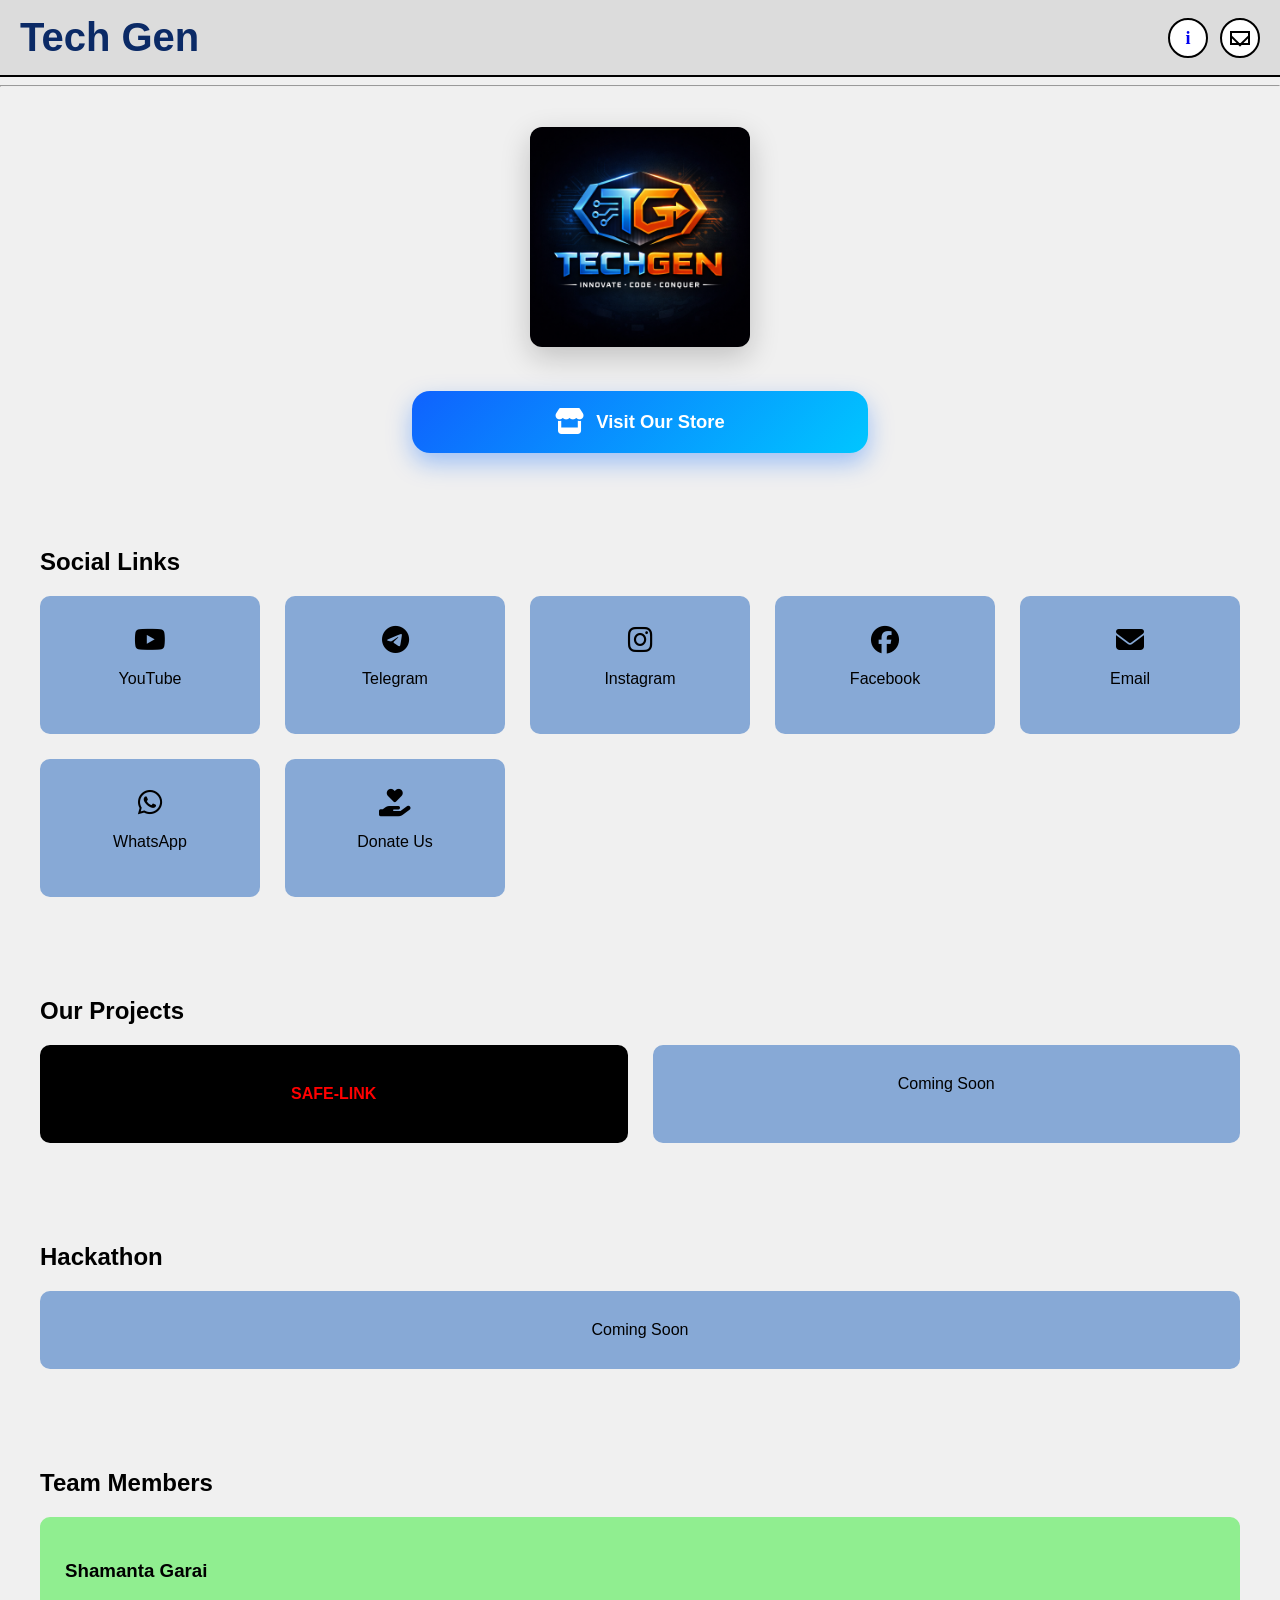
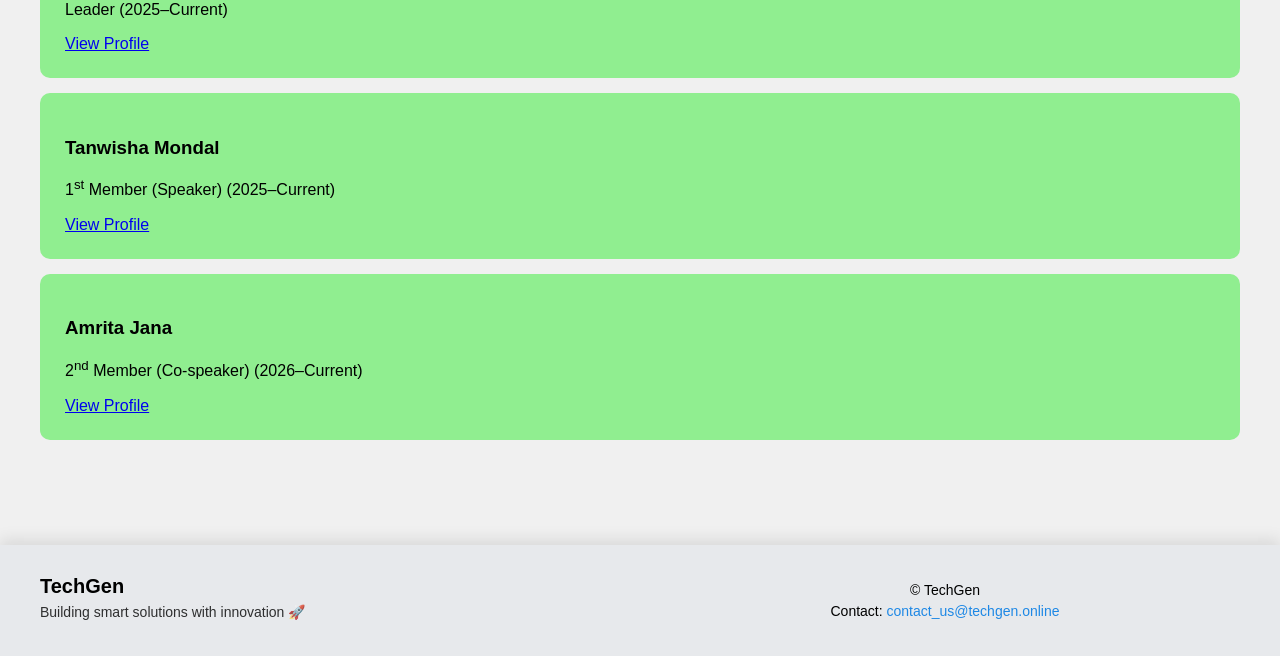
<file: index.html>
<!DOCTYPE html>
<html lang="en">
<head>
<meta charset="UTF-8">
<meta name="viewport" content="width=device-width, initial-scale=1.0">
<title>Tech Gen</title>

<link rel="stylesheet" href="style.css">

<!-- Font Awesome -->
<link rel="stylesheet"
href="https://cdnjs.cloudflare.com/ajax/libs/font-awesome/6.5.0/css/all.min.css">
</head>

<body>

<!-- HEADER -->
<header class="header">
  

    <h1 class="logo-text">Tech Gen</h1>

    <div class="header-actions">
        <a href="/about.html" class="icon-btn about-btn" title="About"></a>
        <a href="/contact.html" class="icon-btn contact-btn" title="Contact"></a>
    </div>

</header>
</header>

<hr>

<!-- LOGO -->
<section class="logo-section">
    <img src="logo.png" alt="Tech Gen Logo">
</section>

<!-- STORE BUTTON -->
<section class="store-section">
    <a href="/store/" class="store-btn">
        <i class="fas fa-store"></i>
        Visit Our Store
        <span class="shine"></span>
    </a>
</section>

<!-- SOCIAL LINKS BLOCK -->
<section class="social-block">
    <h2>Social Links</h2>

    <div class="block-grid">

        <a href="https://youtube.com/@degree2code?si=CdZzpbszdMazziYV" target="_blank" class="block-card">
            <i class="fab fa-youtube"></i>
            <p>YouTube</p>
        </a>

        <a href="https://t.me/degree2code" target="_blank" class="block-card">
            <i class="fab fa-telegram"></i>
            <p>Telegram</p>
        </a>

        <!-- Add Instagram Link Here -->
        <a href="#" class="block-card">
            <i class="fab fa-instagram"></i>
            <p>Instagram</p>
        </a>

        <!-- Add Facebook Link Here -->
        <a href="#" class="block-card">
            <i class="fab fa-facebook"></i>
            <p>Facebook</p>
        </a>

        <a href="mailto:tech.gen.2005@gmail.com" class="block-card">
            <i class="fas fa-envelope"></i>
            <p>Email</p>
        </a>

        <!-- Add WhatsApp Link Here -->
        <a href="#" class="block-card">
            <i class="fab fa-whatsapp"></i>
            <p>WhatsApp</p>
        </a>
        <!-- Donate Button -->
<a href="https://cfpe.me/techgen" target="_blank" class="block-card">
    <i class="fas fa-hand-holding-heart"></i>
    <p>Donate Us</p>
</a>
    </div>
</section>

<!-- PROJECTS -->
<section class="projects">
    <h2>Our Projects</h2>

    <div class="block-grid">

        <div class="safe-link" onclick="openSafeLink()">
            SAFE-LINK
        </div>

        <div class="block-card">Coming Soon</div>
      <!--  
      <div class="block-card">Coming Soon</div>
        <div class="block-card">Coming Soon</div>
-->
    </div>
</section>

<!-- HACKATHON SECTION -->
<section class="hackathon">
    <h2>Hackathon</h2>

    <div class="block-grid">
        <div class="block-card">Coming Soon</div>
    </div>
</section>
<!-- TEAM -->
<section class="members fade-in">

    <h2>Team Members</h2>

    <div class="member-card">
    <h3>Shamanta Garai</h3>
    <p>Leader (2025–Current)</p>

    <a href="/shamanta/shamanta.html" class="profile-btn">
        View Profile
    </a>
</div>

    <div class="member-card">
        <h3>Tanwisha Mondal</h3>
        <p>1<sup>st</sup> Member (Speaker) (2025–Current)</p>
        <a href="/tanwisha/tanwi.html" class="profile-btn">
        View Profile
    </a>
    </div>

    <div class="member-card">
        <h3>Amrita Jana</h3>
        <p>2<sup>nd</sup> Member (Co-speaker) (2026–Current)</p>

        <a href="https://amritajana777-git.github.io/amrita-portfolio/" class="profile-btn">
            View Profile
        </a>
    </div>
</section>
<footer class="footer">

    <div class="footer-container">

        <div class="footer-left">
            <h3>TechGen</h3>
            <p>Building smart solutions with innovation 🚀</p>
        </div>

        <div class="footer-center">
            <p>© <span id="year"></span> TechGen</p>
            <p>
                Contact: 
                <a href="mailto:contact_us@techgen.online">
                    contact_us@techgen.online
                </a>
            </p>
        </div>

    

    </div>

</footer>
<script src="script.js"></script>
</body>
</html>
</file>
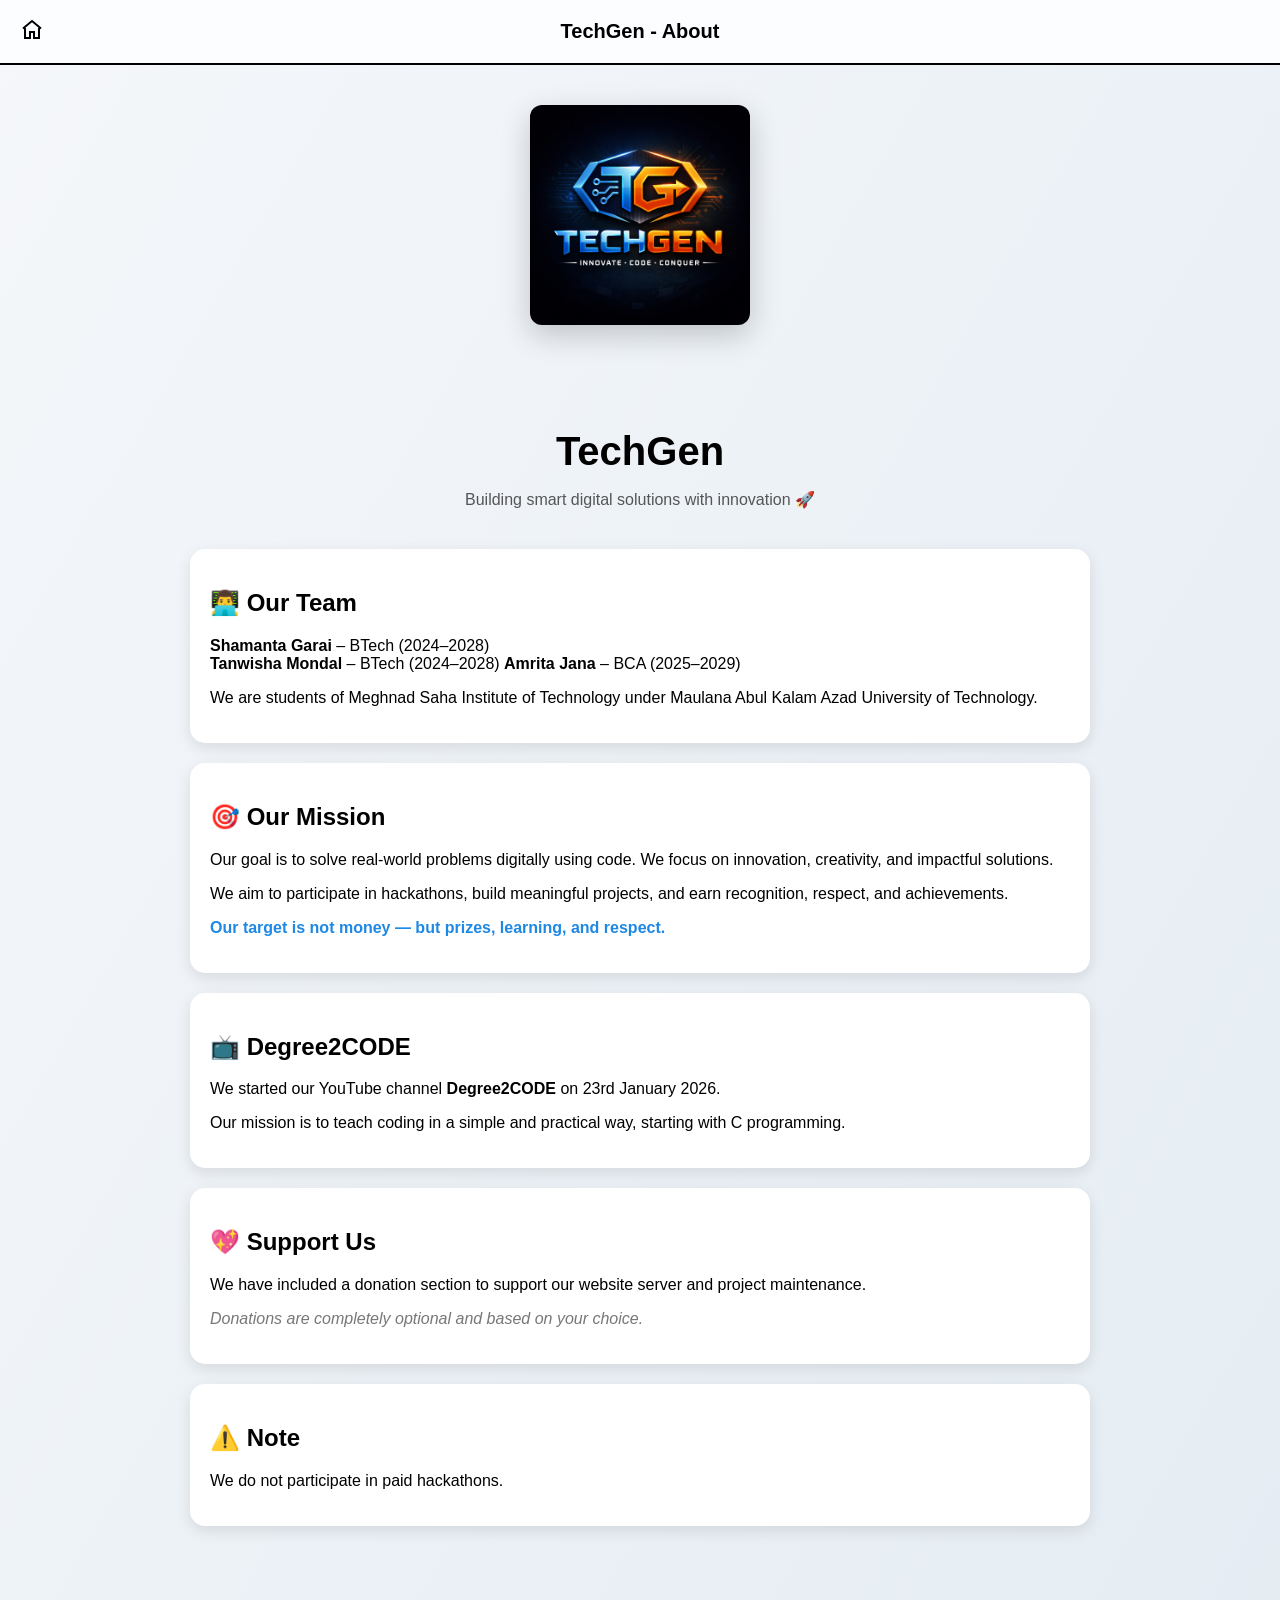
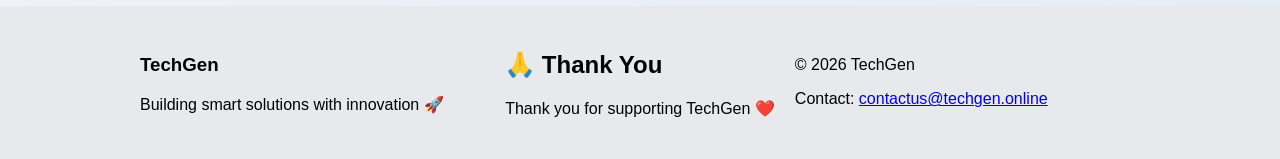
<file: about.html>
<!DOCTYPE html>
<html lang="en">
<head>
<meta charset="UTF-8">
<meta name="viewport" content="width=device-width, initial-scale=1.0">
<title>About - TechGen</title>

<link rel="stylesheet" href="about.css">

</head>
<body>

<!-- HEADER -->
<header class="header">
    <div class="home-icon" onclick="goMainHome()">
        <svg viewBox="0 0 24 24" width="24" height="24">
            <path d="M3 10.5L12 3l9 7.5" fill="none" stroke-width="2"/>
            <path d="M5 10v10h5v-6h4v6h5V10" fill="none" stroke-width="2"/>
        </svg>
    </div>
    <h2>TechGen - About</h2>
</header>

<!-- MAIN -->
 <!-- LOGO -->
<section class="logo-section">
    <img src="logo.png" alt="Tech Gen Logo">
</section>

<div class="container">

    <!-- HERO -->
    <section class="hero fade-in">
        <h1>TechGen</h1>
        <p>Building smart digital solutions with innovation 🚀</p>
    </section>

    <!-- TEAM -->
    <section class="card fade-in">
        <h2>👨‍💻 Our Team</h2>
        <p>
            <strong>Shamanta Garai</strong> – BTech (2024–2028)<br>
            <strong>Tanwisha Mondal</strong> – BTech (2024–2028)
            <strong>Amrita Jana</strong> – BCA (2025–2029)
        </p>
        <p>
            We are students of Meghnad Saha Institute of Technology under
            Maulana Abul Kalam Azad University of Technology.
        </p>
    </section>

    <!-- MISSION -->
    <section class="card fade-in">
        <h2>🎯 Our Mission</h2>
        <p>
            Our goal is to solve real-world problems digitally using code.
            We focus on innovation, creativity, and impactful solutions.
        </p>
        <p>
            We aim to participate in hackathons, build meaningful projects,
            and earn recognition, respect, and achievements.
        </p>
        <p class="highlight">
            Our target is not money — but prizes, learning, and respect.
        </p>
    </section>

    <!-- YOUTUBE -->
    <section class="card fade-in">
        <h2>📺 Degree2CODE</h2>
        <p>
            We started our YouTube channel <strong>Degree2CODE</strong>
            on 23rd January 2026.
        </p>
        <p>
            Our mission is to teach coding in a simple and practical way,
            starting with C programming.
        </p>
    </section>

    <!-- DONATION -->
    <section class="card fade-in">
        <h2>💖 Support Us</h2>
        <p>
            We have included a donation section to support our website
            server and project maintenance.
        </p>
        <p class="note">
            Donations are completely optional and based on your choice.
        </p>
    </section>

    <!-- NOTE -->
    <section class="card fade-in">
        <h2>⚠️ Note</h2>
        <p>
            We do not participate in paid hackathons.
        </p>
    </section>


    

</div>

<!-- FOOTER -->
<footer class="footer">
    <div class="footer-container">

        <div class="footer-left">
            <h3>TechGen</h3>
            <p>Building smart solutions with innovation 🚀</p>
        </div>
    <div class="footer-middle">
        <!-- THANK YOU -->
        <h2>🙏 Thank You</h2>
        <p>Thank you for supporting TechGen ❤️</p>
    
    </div>
        <div class="footer-right">
            <p>© <span id="year"></span> TechGen</p>
            <p>
                Contact: 
                <a href="mailto:contactus@techgen.online">
                    contactus@techgen.online
                </a>
            </p>
        </div>

    </div>
</footer>

<script src="about.js"></script>

</body>
</html>
</file>
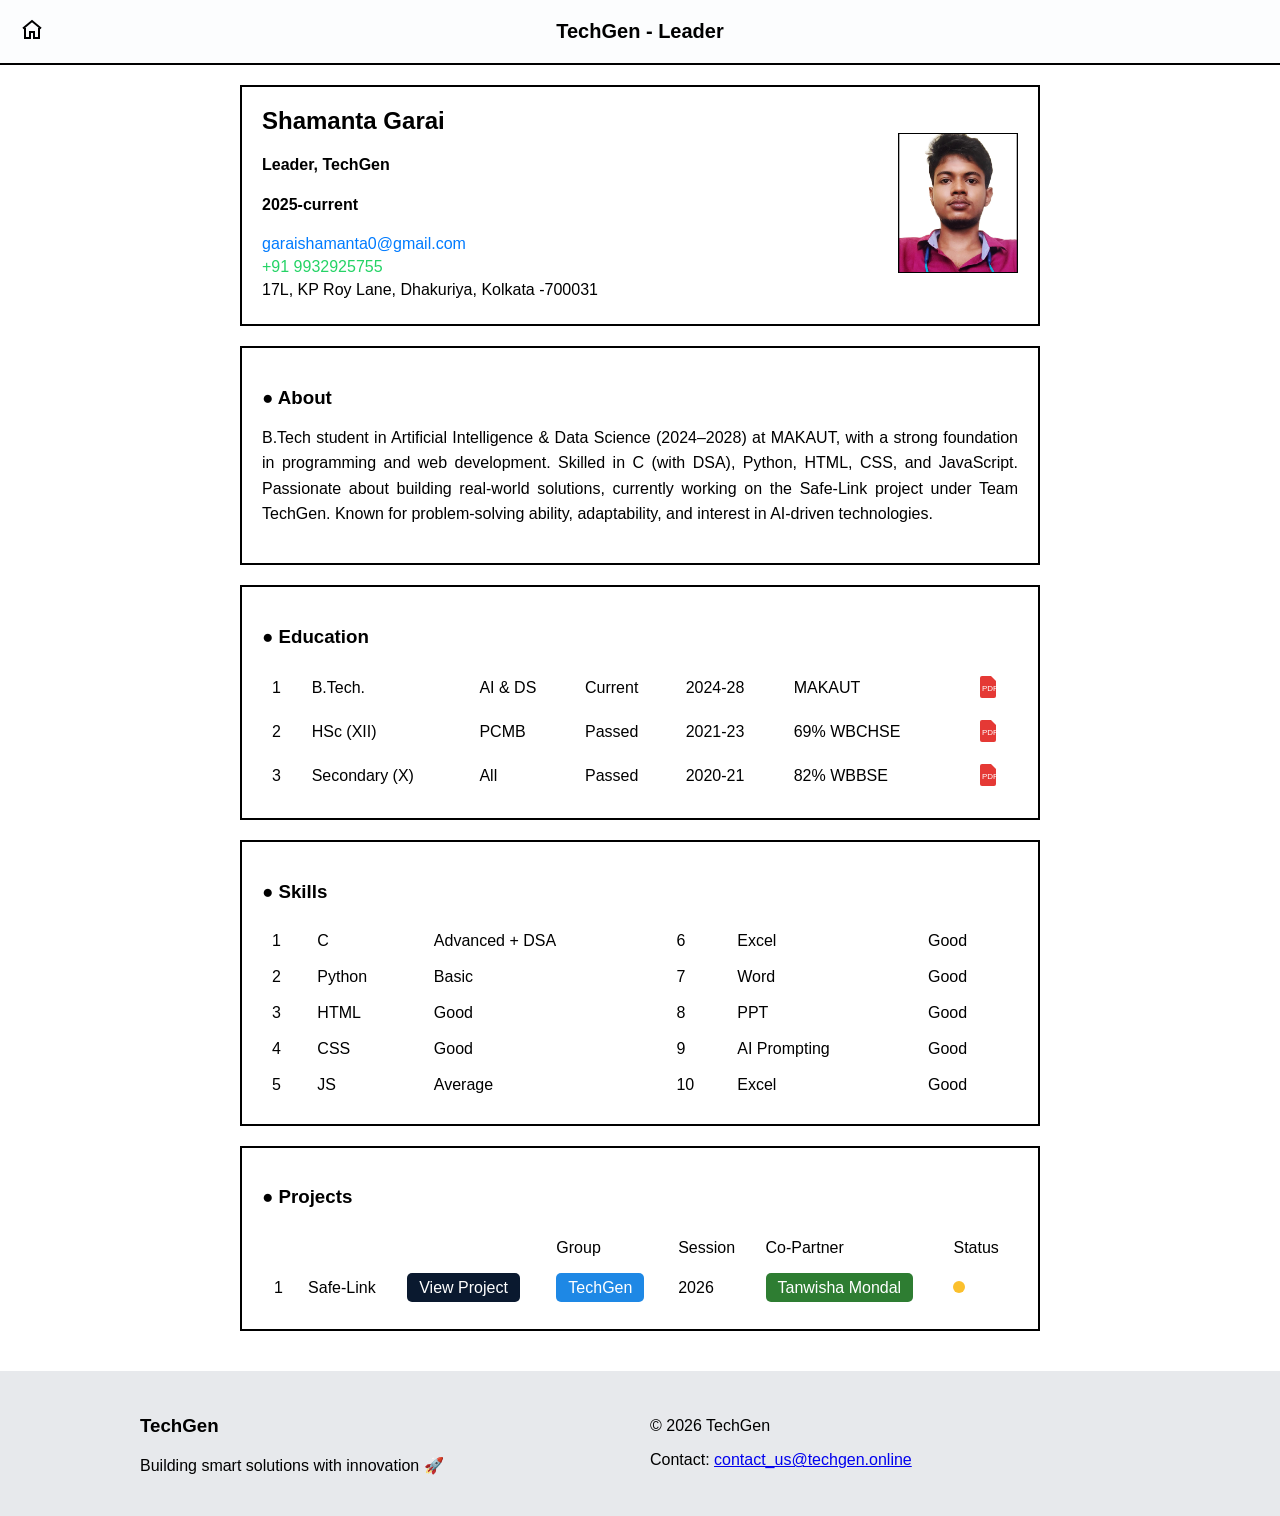
<file: shamanta/shamanta.html>
<!DOCTYPE html>
<html lang="en">
<head>
<meta charset="UTF-8">
<meta name="viewport" content="width=device-width, initial-scale=1.0">
<title>Shamanta Garai</title>
<link rel="stylesheet" href="shamanta.css">
</head>

<body>
<header class="header">

    <div class="home-icon" onclick="goMainHome()">
        <svg viewBox="0 0 24 24" width="24" height="24">
            <path d="M3 10.5L12 3l9 7.5" fill="none" stroke-width="2"/>
            <path d="M5 10v10h5v-6h4v6h5V10" fill="none" stroke-width="2"/>
        </svg>
    </div>

    <h2>TechGen - Leader</h2>

</header>
<div class="paper">

<div class="profile-box">

    <div class="profile-text">
        <h2>Shamanta Garai</h2>
        <h4>Leader, TechGen</h4>
        <h4>2025-current</h4>

        <p>
            <a href="mailto:garaishamanta0@gmail.com" class="email">
                garaishamanta0@gmail.com
            </a>
        </p>
        <p>
    <a href="https://wa.me/919932925755" target="_blank" class="phone">
        +91 9932925755
    </a>
</p>
        <p>17L, KP Roy Lane, Dhakuriya, Kolkata -700031</p>
    </div>

    <div class="profile-img">
        <img src="shamanta.jpg" alt="Shamanta">
    </div>

</div>
<div class="about-box">

    <h3>● About</h3>

    <p>
        B.Tech student in Artificial Intelligence & Data Science (2024–2028) at MAKAUT, 
        with a strong foundation in programming and web development. Skilled in C (with DSA), 
        Python, HTML, CSS, and JavaScript. Passionate about building real-world solutions, 
        currently working on the Safe-Link project under Team TechGen. 
        Known for problem-solving ability, adaptability, and interest in AI-driven technologies.
    </p>

</div>
<div class="edu-box">

    <h3>● Education</h3>

    <table class="edu-table">

        <tr>
            <td>1</td>
            <td>B.Tech.</td>
            <td>AI & DS</td>
            <td>Current</td>
            <td>2024-28</td>
            <td>MAKAUT</td>
            <td>
                <a href="certificates/btech.pdf" target="_blank">
                    <svg class="pdf-svg" viewBox="0 0 24 24">
                        <path fill="#e53935" d="M6 2h9l5 5v15a2 2 0 0 1-2 2H6a2 2 0 0 1-2-2V4a2 2 0 0 1 2-2z"/>
                        <text x="6" y="17" font-size="8" fill="white">PDF</text>
                    </svg>
                </a>
            </td>
        </tr>

        <tr>
            <td>2</td>
            <td>HSc (XII)</td>
            <td>PCMB</td>
            <td>Passed</td>
            <td>2021-23</td>
            <td>69% WBCHSE</td>
            <td>
                <a href="certificates/hsc.pdf" target="_blank">
                    <svg class="pdf-svg" viewBox="0 0 24 24">
                        <path fill="#e53935" d="M6 2h9l5 5v15a2 2 0 0 1-2 2H6a2 2 0 0 1-2-2V4a2 2 0 0 1 2-2z"/>
                        <text x="6" y="17" font-size="8" fill="white">PDF</text>
                    </svg>
                </a>
            </td>
        </tr>

        <tr>
            <td>3</td>
            <td>Secondary (X)</td>
            <td>All</td>
            <td>Passed</td>
            <td>2020-21</td>
            <td>82% WBBSE</td>
            <td>
                <a href="certificates/secondary.pdf" target="_blank">
                    <svg class="pdf-svg" viewBox="0 0 24 24">
                        <path fill="#e53935" d="M6 2h9l5 5v15a2 2 0 0 1-2 2H6a2 2 0 0 1-2-2V4a2 2 0 0 1 2-2z"/>
                        <text x="6" y="17" font-size="8" fill="white">PDF</text>
                    </svg>
                </a>
            </td>
        </tr>

    </table>

</div>

<div class="skills-box">

    <h3>● Skills</h3>

    <table class="skills-table">

        <tr>
            <td>1</td>
            <td>C</td>
            <td>Advanced + DSA</td>

            <td>6</td>
            <td>Excel</td>
            <td>Good</td>
        </tr>

        <tr>
            <td>2</td>
            <td>Python</td>
            <td>Basic</td>

            <td>7</td>
            <td>Word</td>
            <td>Good</td>
        </tr>

        <tr>
            <td>3</td>
            <td>HTML</td>
            <td>Good</td>

            <td>8</td>
            <td>PPT</td>
            <td>Good</td>
        </tr>

        <tr>
            <td>4</td>
            <td>CSS</td>
            <td>Good</td>

            <td>9</td>
            <td>AI Prompting</td>
            <td>Good</td>
        </tr>

        <tr>
            <td>5</td>
            <td>JS</td>
            <td>Average</td>

            <td>10</td>
            <td>Excel</td>
            <td>Good</td>
        </tr>

    </table>

</div>

<div class="project-box">

    <h3>● Projects</h3>

    <table class="project-table">

        <!-- Heading Row -->
        <tr class="table-head">
            <td></td>
            <td></td>
            <td></td>
            <td>Group</td>
            <td>Session</td>
            <td>Co-Partner</td>
            <td>Status</td>
        </tr>

        <!-- Data Row -->
        <tr>
            <td>1</td>
            <td>Safe-Link</td>

            <!-- View Project -->
            <td>
                <a href="https://safe-link.techgen.online/" target="_blank" class="btn-link">
                    View Project
                </a>
            </td>

            <!-- Group -->
            <td>
                <a href="https://techgen.online/" target="_blank" class="btn-group">
                    TechGen
                </a>
            </td>

            <!-- Session -->
            <td>2026</td>

            <!-- Co-Partner -->
            <td>
                <a href="tm/tanwisha.html" class="btn-partner">
                    Tanwisha Mondal
                </a>
            </td>

            <!-- Status -->
            <td>
                <span class="status processing"></span>
            </td>
        </tr>

    </table>

</div>
</div>

<footer class="footer">

    <div class="footer-container">

        <div class="footer-left">
            <h3>TechGen</h3>
            <p>Building smart solutions with innovation 🚀</p>
        </div>

        <div class="footer-right">
            <p>© <span id="year"></span> TechGen</p>
            <p>
                Contact: 
                <a href="mailto:contact_us@techgen.online">
                    contact_us@techgen.online
                </a>
            </p>
        </div>

        

    </div>

</footer>

<script src="shamanta.js"></script>

</body>
</html>
</file>
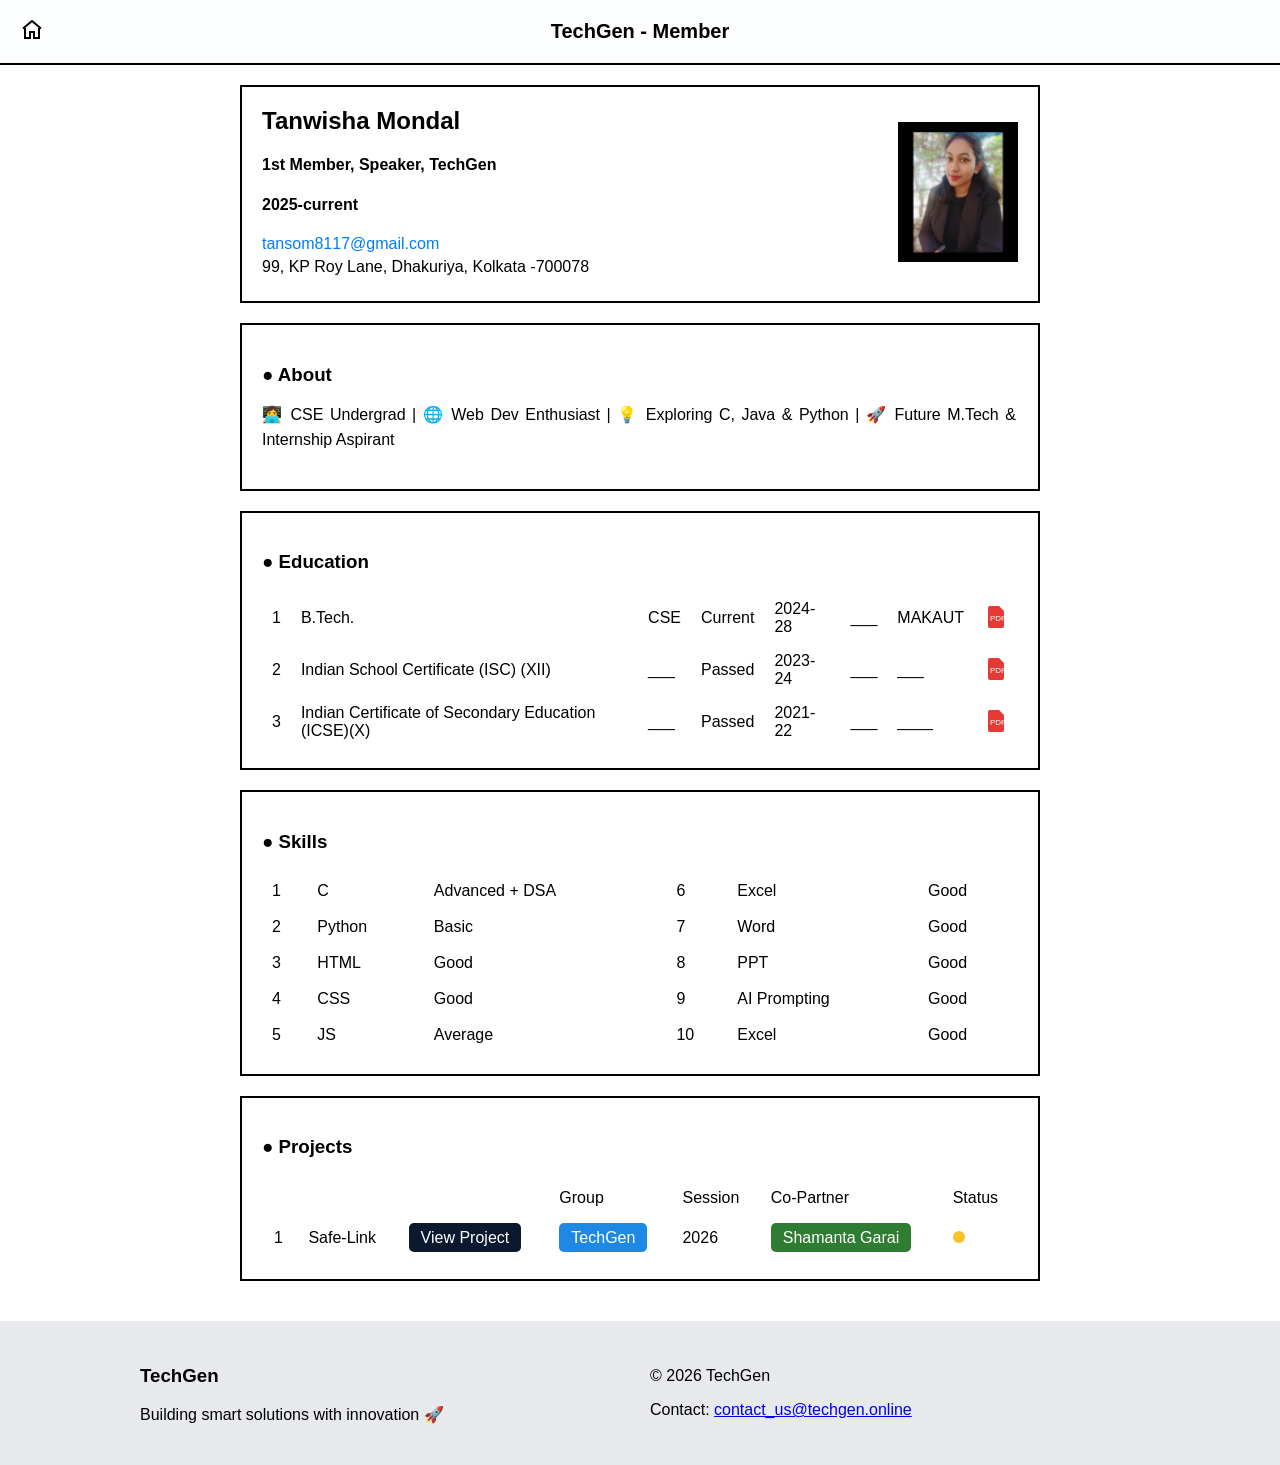
<file: tanwisha/tanwi.html>
<!DOCTYPE html>
<html lang="en">
<head>
<meta charset="UTF-8">
<meta name="viewport" content="width=device-width, initial-scale=1.0">
<title>Tanwisha Mondal</title>
<link rel="stylesheet" href="tanwi.css">
</head>

<body>
<header class="header">

    <div class="home-icon" onclick="goMainHome()">
        <svg viewBox="0 0 24 24" width="24" height="24">
            <path d="M3 10.5L12 3l9 7.5" fill="none" stroke-width="2"/>
            <path d="M5 10v10h5v-6h4v6h5V10" fill="none" stroke-width="2"/>
        </svg>
    </div>

    <h2>TechGen - Member</h2>

</header>
<div class="paper">

<div class="profile-box">

    <div class="profile-text">
        <h2>Tanwisha Mondal</h2>
        <h4>1st Member, Speaker, TechGen</h4>
        <h4>2025-current</h4>

        <p>
            <a href="mailto:tansom8117@gmail.com" class="email">
                tansom8117@gmail.com
            </a>
        </p>      <p>99, KP Roy Lane, Dhakuriya, Kolkata -700078</p>
    </div>

    <div class="profile-img">
        <img src="tanwi.jpeg" alt="Shamanta">
    </div>

</div>
<div class="about-box">

    <h3>● About</h3>

    <p>
        👩‍💻 CSE Undergrad  | 🌐 Web Dev Enthusiast | 💡 Exploring C, Java & Python | 🚀 Future M.Tech & Internship Aspirant

    </p>

</div>
<div class="edu-box">

    <h3>● Education</h3>

    <table class="edu-table">

        <tr>
            <td>1</td>
            <td>B.Tech.</td>
            <td>CSE</td>
            <td>Current</td>
            <td>2024-28</td>
            <td>___</td>
            <td>MAKAUT</td>
            <td>
                <!--    <a href="certificates/btech.pdf" target="_blank"> -->
                    <svg class="pdf-svg" viewBox="0 0 24 24">
                        <path fill="#e53935" d="M6 2h9l5 5v15a2 2 0 0 1-2 2H6a2 2 0 0 1-2-2V4a2 2 0 0 1 2-2z"/>
                        <text x="6" y="17" font-size="8" fill="white">PDF</text>
                    </svg>
                </a>
            </td>
        </tr>

        <tr>
            <td>2</td>
            <td>Indian School Certificate (ISC) (XII)</td>
            <td>___</td>
            <td>Passed</td>
            <td>2023-24</td>
            <td>___</td>
            <td>___</td>
            <td>
                <!--<a href="certificates/hsc.pdf" target="_blank">-->
                    <svg class="pdf-svg" viewBox="0 0 24 24">
                        <path fill="#e53935" d="M6 2h9l5 5v15a2 2 0 0 1-2 2H6a2 2 0 0 1-2-2V4a2 2 0 0 1 2-2z"/>
                        <text x="6" y="17" font-size="8" fill="white">PDF</text>
                    </svg>
                </a>
            </td>
        </tr>

        <tr>
            <td>3</td>
            <td>Indian Certificate of Secondary Education (ICSE)(X)</td>
            <td>___</td>
            <td>Passed</td>
            <td>2021-22</td>
            <td>___</td>
            <td>____</td>
            <td>
                <!--    <a href="certificates/secondary.pdf" target="_blank"> -->
                    <svg class="pdf-svg" viewBox="0 0 24 24">
                        <path fill="#e53935" d="M6 2h9l5 5v15a2 2 0 0 1-2 2H6a2 2 0 0 1-2-2V4a2 2 0 0 1 2-2z"/>
                        <text x="6" y="17" font-size="8" fill="white">PDF</text>
                    </svg>
                </a>
            </td>
        </tr>

    </table>

</div>

<div class="skills-box">

    <h3>● Skills</h3>

    <table class="skills-table">

        <tr>
            <td>1</td>
            <td>C</td>
            <td>Advanced + DSA</td>

            <td>6</td>
            <td>Excel</td>
            <td>Good</td>
        </tr>

        <tr>
            <td>2</td>
            <td>Python</td>
            <td>Basic</td>

            <td>7</td>
            <td>Word</td>
            <td>Good</td>
        </tr>

        <tr>
            <td>3</td>
            <td>HTML</td>
            <td>Good</td>

            <td>8</td>
            <td>PPT</td>
            <td>Good</td>
        </tr>

        <tr>
            <td>4</td>
            <td>CSS</td>
            <td>Good</td>

            <td>9</td>
            <td>AI Prompting</td>
            <td>Good</td>
        </tr>

        <tr>
            <td>5</td>
            <td>JS</td>
            <td>Average</td>

            <td>10</td>
            <td>Excel</td>
            <td>Good</td>
        </tr>

    </table>

</div>

<div class="project-box">

    <h3>● Projects</h3>

    <table class="project-table">

        <!-- Heading Row -->
        <tr class="table-head">
            <td></td>
            <td></td>
            <td></td>
            <td>Group</td>
            <td>Session</td>
            <td>Co-Partner</td>
            <td>Status</td>
        </tr>

        <!-- Data Row -->
        <tr>
            <td>1</td>
            <td>Safe-Link</td>

            <!-- View Project -->
            <td>
                <a href="https://safe-link.techgen.online/" target="_blank" class="btn-link">
                    View Project
                </a>
            </td>

            <!-- Group -->
            <td>
                <a href="https://techgen.online/" target="_blank" class="btn-group">
                    TechGen
                </a>
            </td>

            <!-- Session -->
            <td>2026</td>

            <!-- Co-Partner -->
            <td>
                <a href="../shamanta/shamanta.html" class="btn-partner">
                    Shamanta Garai
                </a>
            </td>

            <!-- Status -->
            <td>
                <span class="status processing"></span>
            </td>
        </tr>

    </table>

</div>
</div>

<footer class="footer">

    <div class="footer-container">

        <div class="footer-left">
            <h3>TechGen</h3>
            <p>Building smart solutions with innovation 🚀</p>
        </div>

        <div class="footer-right">
            <p>© <span id="year"></span> TechGen</p>
            <p>
                Contact: 
                <a href="mailto:contact_us@techgen.online">
                    contact_us@techgen.online
                </a>
            </p>
        </div>

        

    </div>

</footer>

<script src="tanwi.js"></script>

</body>
</html>
</file>
<file: style.css>
body {
    margin: 0;
    font-family: 'Segoe UI', sans-serif;
    background: #f0f0f0;
    transition: 0.4s;
}

/* DARK MODE */
body.dark {
    background: #121212;
    color: white;
}

/* HEADER FIX */
.header {
    display: flex;
    justify-content: space-between;
    align-items: center;
    padding: 15px 20px;
    background: #dcdcdc;
    border-bottom: 2px solid black;
    flex-wrap: wrap;
}

.logo-text {
    font-size: 40px;
    color: #0b2a66;
    margin: 0;
}

.social-icons {
    display: flex;
    flex-wrap: wrap;
    justify-content: flex-end;
}

.social-icons a {
    margin-left: 10px;
    font-size: 26px;
    text-decoration: none;
}

.dark-btn {
    margin-left: 10px;
    padding: 4px 8px;
    cursor: pointer;
}

/* MOBILE FIX */
@media (max-width: 768px) {

    .header {
        flex-direction: column;
        align-items: flex-start;
    }

    .social-icons {
        width: 100%;
        justify-content: flex-start;
        margin-top: 10px;
    }

    .logo-text {
        font-size: 28px;
    }

    .social-icons a {
        font-size: 22px;
        margin-right: 10px;
    }
}

/* LOGO */
.logo-section {
    text-align: center;
    margin: 40px 0;
}

.logo-section img {
    width: 220px;
    max-width: 80%;
    border-radius: 12px;
    box-shadow: 0 10px 30px rgba(0,0,0,0.2);
}

/* PROJECTS */
.projects {
    padding: 40px;
}

.project-grid {
    display: grid;
    grid-template-columns: repeat(auto-fit, minmax(180px, 1fr));
    gap: 25px;
    margin-top: 20px;
}

.safe-link {
    background: black;
    color: red;
    padding: 40px;
    text-align: center;
    font-weight: bold;
    transition: 0.3s;
    border-radius: 10px;
}

.safe-link:hover {
    background: red;
    color: white;
    transform: scale(1.05);
}

.card {
    background: #87a9d6;
    padding: 40px;
    text-align: center;
    border-radius: 10px;
    transition: 0.3s;
}

.card:hover {
    transform: translateY(-8px);
}

/* TEAM */
.members {
    padding: 40px;
}

.member-card {
    background: #90ee90;
    padding: 25px;
    margin: 15px 0;
    border-radius: 10px;
    transition: 0.3s;
}

body.dark .member-card {
    background: #2a2a2a;
}

.member-card:hover {
    transform: translateY(-5px);
}

/* ANIMATION */
.fade-in {
    animation: fade 1s ease-in;
}

@keyframes fade {
    from { opacity: 0; transform: translateY(20px); }
    to { opacity: 1; transform: translateY(0); }
}

/* MOBILE */
@media (max-width: 768px) {

    .nav-links {
        display: none;
        flex-direction: column;
        background: white;
        position: absolute;
        right: 20px;
        top: 60px;
        padding: 15px;
        border-radius: 10px;
    }

    body.dark .nav-links {
        background: #1f1f1f;
    }

    .nav-links.show {
        display: flex;
    }

    .menu-toggle {
        display: block;
    }
}

/* ============================= */
/* 🔥 ADDED MISSING STYLES ONLY */
/* ============================= */

/* Social + Hackathon Sections */
.social-block,
.hackathon {
    padding: 40px;
}

/* Common Grid Used in HTML */
.block-grid {
    display: grid;
    grid-template-columns: repeat(auto-fit, minmax(180px, 1fr));
    gap: 25px;
    margin-top: 20px;
}

/* Common Card Used in HTML */
.block-card {
    background: #87a9d6;
    padding: 30px;
    text-align: center;
    border-radius: 10px;
    text-decoration: none;
    color: black;
    transition: 0.3s;
}

.block-card i {
    font-size: 28px;
    margin-bottom: 10px;
    display: block;
}

.block-card:hover {
    transform: translateY(-6px);
}




/* ================= FOOTER ================= */
/* ================= PERFECT RESPONSIVE FOOTER ================= */
.footer {
    background: #e7e9ec;
    color: #000;
    padding: 30px 20px;
    margin-top: 50px;
    font-family: Arial, sans-serif;
    box-shadow: 0 -5px 15px rgba(0,0,0,0.1);
}

/* FLEX CONTAINER */
.footer-container {
    display: flex;
    justify-content: space-between;
    align-items: center;
    max-width: 1200px;
    margin: auto;
    gap: 20px;
    flex-wrap: wrap;
}

/* LEFT */
.footer-left {
    flex: 1;
    min-width: 200px;
}

.footer-left h3 {
    margin: 0;
    font-size: 20px;
}

.footer-left p {
    margin: 6px 0;
    font-size: 14px;
    opacity: 0.8;
}

/* CENTER */
.footer-center {
    flex: 1;
    text-align: center;
    min-width: 200px;
}

.footer-center p {
    margin: 5px 0;
    font-size: 14px;
}

.footer-center a {
    color: #1e88e5;
    text-decoration: none;
}

.footer-center a:hover {
    text-decoration: underline;
}

/* RIGHT */
.footer-right {
    flex: 1;
    text-align: right;
    min-width: 200px;
}

/* BUTTON */
.footer-btn {
    background: #1e88e5;
    color: white;
    padding: 10px 16px;
    border-radius: 6px;
    text-decoration: none;
    font-size: 14px;
    transition: 0.3s;
    display: inline-block;
}

.footer-btn:hover {
    background: #1565c0;
    transform: scale(1.05);
}

/* ================= MOBILE FIX ================= */
@media (max-width: 768px) {

    .footer-container {
        flex-direction: column;
        text-align: center;
    }

    .footer-left,
    .footer-center,
    .footer-right {
        text-align: center;
    }

    .footer-right {
        margin-top: 10px;
    }

    .footer-btn {
        width: 100%;
        max-width: 200px;
    }
}

/* HEADER ACTION BUTTONS */
.header {
    position: relative;
}

/* Right side container */
.header-actions {
    position: absolute;
    right: 20px;
    top: 50%;
    transform: translateY(-50%);
    display: flex;
    gap: 12px;
}

/* Base button */
.icon-btn {
    width: 36px;
    height: 36px;
    border: 2px solid black;
    border-radius: 50%;
    position: relative;
    display: inline-block;
    transition: 0.3s;
    background: white;
}

/* Hover effect */
.icon-btn:hover {
    background: black;
}

/* ================= ABOUT (i icon) ================= */
.about-btn::before {
    content: "i";
    position: absolute;
    font-weight: bold;
    font-family: serif;
    font-size: 18px;
    top: 50%;
    left: 50%;
    transform: translate(-50%, -50%);
}

/* Hover color */
.about-btn:hover::before {
    color: white;
}

/* ================= CONTACT (mail icon) ================= */
.contact-btn::before {
    content: "";
    position: absolute;
    width: 16px;
    height: 10px;
    border: 2px solid black;
    top: 50%;
    left: 50%;
    transform: translate(-50%, -50%);
}

/* Envelope triangle */
.contact-btn::after {
    content: "";
    position: absolute;
    width: 12px;
    height: 12px;
    border-left: 2px solid black;
    border-bottom: 2px solid black;
    transform: translate(-50%, -60%) rotate(-45deg);
    top: 50%;
    left: 50%;
}

/* Hover color */
.contact-btn:hover::before,
.contact-btn:hover::after {
    border-color: white;
}

/* MOBILE FIX */
@media (max-width: 768px) {
    .icon-btn {
        width: 30px;
        height: 30px;
    }
}

/* STORE BUTTON */

.store-section{
    display:flex;
    justify-content:center;
    margin:25px 0 35px;
}

.store-btn{
    position:relative;
    overflow:hidden;

    display:flex;
    align-items:center;
    justify-content:center;
    gap:12px;

    width:85%;
    max-width:420px;
    padding:18px;

    border-radius:18px;

    text-decoration:none;
    color:#fff;
    font-size:1.15rem;
    font-weight:700;

    background:linear-gradient(135deg,#0f62fe,#00c6ff);

    box-shadow:0 10px 25px rgba(0,100,255,.35);

    transition:.3s;
    animation:pulse 2s infinite;
}

.store-btn i{
    font-size:26px;
}

.store-btn:hover{
    transform:translateY(-4px) scale(1.03);
}

.shine{
    position:absolute;
    top:0;
    left:-75%;
    width:50%;
    height:100%;

    background:rgba(255,255,255,.35);

    transform:skewX(-25deg);

    animation:shine 2.5s infinite;
}

@keyframes shine{
    100%{
        left:150%;
    }
}

@keyframes pulse{
    0%,100%{
        transform:scale(1);
    }
    50%{
        transform:scale(1.03);
    }
}
</file>
<file: about.css>
body {
    margin: 0;
    font-family: Arial, sans-serif;
    background: linear-gradient(120deg, #f5f7fa, #e4ecf3);
}

/* HEADER (same style) */
.header {
    position: sticky;
    top: 0;
    background: #fcfdfe;   /* same as footer */
    color: rgb(0, 0, 0);
    z-index: 1000;
    padding: 20px;
    font-family: Arial, sans-serif;
    border-bottom: 2px solid #000;
}

/* Layout like footer */
.header {
    display: flex;
    justify-content: center;
    align-items: center;
}

/* Title */
.header h2 {
    margin: 0;
    font-weight: bold;
    font-size: 20px;
}

.home-icon {
    position: absolute;
    left: 20px;
    top: 50%;
    transform: translateY(-50%);
    cursor: pointer;
}

.home-icon svg path {
    stroke: black;
}

/* CONTAINER */
.container {
    max-width: 900px;
    margin: auto;
    padding: 20px;
}

/* HERO */
.hero {
    text-align: center;
    margin: 40px 0;
}

.hero h1 {
    font-size: 40px;
    margin: 0;
}

.hero p {
    color: #555;
}

/* CARD */
.card {
    background: white;
    border-radius: 15px;
    padding: 20px;
    margin-bottom: 20px;
    box-shadow: 0 5px 15px rgba(0,0,0,0.1);
    transition: 0.3s;
}

.card:hover {
    transform: translateY(-5px);
}

/* TEXT */
.highlight {
    font-weight: bold;
    color: #1e88e5;
}

.note {
    color: #777;
    font-style: italic;
}

/* THANK YOU */
.thank {
    text-align: center;
    margin: 40px 0;
}

/* FOOTER */
.footer {
    background: #e7e9ec;
    color: #000;
    padding: 25px 15px;
    margin-top: 40px;
    font-family: Arial, sans-serif;
}
.footer-container {
    display: flex;
    justify-content: space-between;
    align-items: center;
    max-width: 1000px;
    margin: auto;
    flex-wrap: wrap;
    gap: 20px;
}

.footer-left,
.footer-center,
.footer-right {
    flex: 1;
    min-width: 200px;
}


/* ANIMATION */
.fade-in {
    opacity: 0;
    transform: translateY(30px);
    transition: 0.8s ease;
}

.fade-in.show {
    opacity: 1;
    transform: translateY(0);
}

/* LOGO */
.logo-section {
    text-align: center;
    margin: 40px 0;
}

.logo-section img {
    width: 220px;
    max-width: 80%;
    border-radius: 12px;
    box-shadow: 0 10px 30px rgba(0,0,0,0.2);
}
</file>
<file: shamanta/shamanta.css>
/* Global */
body {
    margin: 0;
    background: #ffffff;
    font-family: "Courier New", monospace;
}

/* Paper Layout */
.paper {
    max-width: 800px;
    width: 95%;
    margin: 20px auto;
}

pre {
    font-size: 16px;
    line-height: 1.6;
    white-space: pre;
}

/* Buttons */
.btn {
    text-align: center;
    margin-top: 20px;
}

button {
    padding: 6px 14px;
    border: 1px solid black;
    background: white;
    cursor: pointer;
}

/* ================= HEADER ================= */
/* ================= HEADER (MATCH FOOTER STYLE) ================= */
.header {
    position: sticky;
    top: 0;
    background: #fcfdfe;   /* same as footer */
    color: rgb(0, 0, 0);
    z-index: 1000;
    padding: 20px;
    font-family: Arial, sans-serif;
    border-bottom: 2px solid #000;
}

/* Layout like footer */
.header {
    display: flex;
    justify-content: center;
    align-items: center;
}

/* Title */
.header h2 {
    margin: 0;
    font-weight: bold;
    font-size: 20px;
}

/* Home Icon */
.home-icon {
    position: absolute;
    left: 20px;
    top: 50%;
    transform: translateY(-50%);
    cursor: pointer;
}

/* SVG color white */
.home-icon svg path {
    stroke: rgb(0, 0, 0);
}

/* Hover */
.home-icon:hover {
    transform: translateY(-50%) scale(1.15);
}
/* ================= IMAGE ================= */
.top-img {
    position: absolute;
    top: 80px;
    right: 40px;
    width: 120px;
}

/* ================= PROFILE BOX ================= */
.profile-box {
    display: flex;
    justify-content: space-between;
    align-items: center;
    border: 2px solid black;
    padding: 20px;
    margin-bottom: 20px;
    font-family: Arial, sans-serif;
}
@media (max-width: 768px) {
    .profile-box {
        flex-direction: column;
        text-align: center;
        gap: 15px;
    }

    .profile-img img {
        width: 100px;
        height: 120px;
    }
}
.profile-text h2 {
    margin: 0 0 10px 0;
}

.profile-text p {
    margin: 5px 0;
    font-size: 16px;
}

.profile-img img {
    width: 120px;
    height: 140px;
    object-fit: cover;
    border: 1px solid black;
}

/* ================= LINKS ================= */
.email {
    color: #007bff;
    text-decoration: none;
}

.email:hover {
    text-decoration: underline;
}

.phone {
    color: #25D366;
    text-decoration: none;
}

.phone:hover {
    text-decoration: underline;
}

/* ================= ABOUT ================= */
.about-box {
    border: 2px solid black;
    padding: 20px;
    margin-bottom: 20px;
    font-family: Arial, sans-serif;
}

.about-box h3 {
    margin-bottom: 10px;
}

.about-box p {
    line-height: 1.6;
    text-align: justify;
}

/* ================= EDUCATION ================= */
.edu-box {
    border: 2px solid black;
    padding: 20px;
    margin-bottom: 20px;
    font-family: Arial, sans-serif;
}

.edu-table {
    width: 100%;
    border-collapse: collapse;
}

.edu-table td {
    padding: 8px 10px;
}

.edu-table td:last-child {
    text-align: center;
}

.pdf-svg {
    width: 24px;
    cursor: pointer;
}

.pdf-svg:hover {
    transform: scale(1.2);
}

/* ================= SKILLS ================= */
.skills-box {
    border: 2px solid black;
    padding: 20px;
    margin-bottom: 20px;
    font-family: Arial, sans-serif;
}

.skills-table {
    width: 100%;
}

.skills-table td {
    padding: 8px;
}

/* ================= PROJECT ================= */
.project-box {
    border: 2px solid black;
    padding: 20px;
    margin-bottom: 20px;
    font-family: Arial, sans-serif;
}

.project-table {
    width: 100%;
}

.project-table td {
    padding: 10px;
}

/* Buttons */
.btn-link {
    background: #0a192f;
    color: white;
    padding: 6px 12px;
    border-radius: 5px;
    text-decoration: none;
}

.btn-group {
    background: #1e88e5;
    color: white;
    padding: 6px 12px;
    border-radius: 5px;
    text-decoration: none;
}

.btn-partner {
    background: #2e7d32;
    color: white;
    padding: 6px 12px;
    border-radius: 5px;
    text-decoration: none;
}

.btn-link:hover,
.btn-group:hover,
.btn-partner:hover {
    opacity: 0.85;
}

/* Processing Animation */
.status.processing {
    width: 12px;
    height: 12px;
    background: #fbc02d;
    border-radius: 50%;
    display: inline-block;
    animation: pulse 1.2s infinite;
}

@keyframes pulse {
    0% { transform: scale(1); }
    50% { transform: scale(1.4); }
    100% { transform: scale(1); }
}

/* ================= FOOTER ================= */
/* MAIN FOOTER FIX */
.footer {
    background: #e7e9ec;
    color: #000;
    padding: 25px 15px;
    margin-top: 40px;
    font-family: Arial, sans-serif;
}
.footer-container {
    display: flex;
    justify-content: space-between;
    align-items: center;
    max-width: 1000px;
    margin: auto;
    flex-wrap: wrap;
    gap: 20px;
}

.footer-left,
.footer-center,
.footer-right {
    flex: 1;
    min-width: 200px;
}

@media (max-width: 768px) {

    .footer-container {
        flex-direction: column;
        text-align: center;
    }

    .footer-left,
    .footer-center,
    .footer-right {
        width: 100%;
    }

    .footer-right {
        margin-top: 10px;
    }

    .footer-btn {
        display: inline-block;
        margin-top: 10px;
    }
}
@media (max-width: 768px) {

    .edu-table,
    .skills-table,
    .project-table {
        display: block;
        overflow-x: auto;
        white-space: nowrap;
    }
}
@media (max-width: 768px) {

    .header h2 {
        font-size: 16px;
        text-align: center;
    }

    .home-icon {
        left: 10px;
    }
}
* {
    box-sizing: border-box;
}
</file>
<file: tanwisha/tanwi.css>
/* Global */
body {
    margin: 0;
    background: #ffffff;
    font-family: "Courier New", monospace;
}

/* Paper Layout */
.paper {
    max-width: 800px;
    width: 95%;
    margin: 20px auto;
}

pre {
    font-size: 16px;
    line-height: 1.6;
    white-space: pre;
}

/* Buttons */
.btn {
    text-align: center;
    margin-top: 20px;
}

button {
    padding: 6px 14px;
    border: 1px solid black;
    background: white;
    cursor: pointer;
}

/* ================= HEADER ================= */
/* ================= HEADER (MATCH FOOTER STYLE) ================= */
.header {
    position: sticky;
    top: 0;
    background: #fcfdfe;   /* same as footer */
    color: rgb(0, 0, 0);
    z-index: 1000;
    padding: 20px;
    font-family: Arial, sans-serif;
    border-bottom: 2px solid #000;
}

/* Layout like footer */
.header {
    display: flex;
    justify-content: center;
    align-items: center;
}

/* Title */
.header h2 {
    margin: 0;
    font-weight: bold;
    font-size: 20px;
}

/* Home Icon */
.home-icon {
    position: absolute;
    left: 20px;
    top: 50%;
    transform: translateY(-50%);
    cursor: pointer;
}

/* SVG color white */
.home-icon svg path {
    stroke: rgb(0, 0, 0);
}

/* Hover */
.home-icon:hover {
    transform: translateY(-50%) scale(1.15);
}
/* ================= IMAGE ================= */
.top-img {
    position: absolute;
    top: 80px;
    right: 40px;
    width: 120px;
}

/* ================= PROFILE BOX ================= */
.profile-box {
    display: flex;
    justify-content: space-between;
    align-items: center;
    border: 2px solid black;
    padding: 20px;
    margin-bottom: 20px;
    font-family: Arial, sans-serif;
}
@media (max-width: 768px) {
    .profile-box {
        flex-direction: column;
        text-align: center;
        gap: 15px;
    }

    .profile-img img {
        width: 100px;
        height: 120px;
    }
}
.profile-text h2 {
    margin: 0 0 10px 0;
}

.profile-text p {
    margin: 5px 0;
    font-size: 16px;
}

.profile-img img {
    width: 120px;
    height: 140px;
    object-fit: cover;
    border: 1px solid black;
}

/* ================= LINKS ================= */
.email {
    color: #007bff;
    text-decoration: none;
}

.email:hover {
    text-decoration: underline;
}

.phone {
    color: #25D366;
    text-decoration: none;
}

.phone:hover {
    text-decoration: underline;
}

/* ================= ABOUT ================= */
.about-box {
    border: 2px solid black;
    padding: 20px;
    margin-bottom: 20px;
    font-family: Arial, sans-serif;
}

.about-box h3 {
    margin-bottom: 10px;
}

.about-box p {
    line-height: 1.6;
    text-align: justify;
}

/* ================= EDUCATION ================= */
.edu-box {
    border: 2px solid black;
    padding: 20px;
    margin-bottom: 20px;
    font-family: Arial, sans-serif;
}

.edu-table {
    width: 100%;
    border-collapse: collapse;
}

.edu-table td {
    padding: 8px 10px;
}

.edu-table td:last-child {
    text-align: center;
}

.pdf-svg {
    width: 24px;
    cursor: pointer;
}

.pdf-svg:hover {
    transform: scale(1.2);
}

/* ================= SKILLS ================= */
.skills-box {
    border: 2px solid black;
    padding: 20px;
    margin-bottom: 20px;
    font-family: Arial, sans-serif;
}

.skills-table {
    width: 100%;
}

.skills-table td {
    padding: 8px;
}

/* ================= PROJECT ================= */
.project-box {
    border: 2px solid black;
    padding: 20px;
    margin-bottom: 20px;
    font-family: Arial, sans-serif;
}

.project-table {
    width: 100%;
}

.project-table td {
    padding: 10px;
}

/* Buttons */
.btn-link {
    background: #0a192f;
    color: white;
    padding: 6px 12px;
    border-radius: 5px;
    text-decoration: none;
}

.btn-group {
    background: #1e88e5;
    color: white;
    padding: 6px 12px;
    border-radius: 5px;
    text-decoration: none;
}

.btn-partner {
    background: #2e7d32;
    color: white;
    padding: 6px 12px;
    border-radius: 5px;
    text-decoration: none;
}

.btn-link:hover,
.btn-group:hover,
.btn-partner:hover {
    opacity: 0.85;
}

/* Processing Animation */
.status.processing {
    width: 12px;
    height: 12px;
    background: #fbc02d;
    border-radius: 50%;
    display: inline-block;
    animation: pulse 1.2s infinite;
}

@keyframes pulse {
    0% { transform: scale(1); }
    50% { transform: scale(1.4); }
    100% { transform: scale(1); }
}

/* ================= FOOTER ================= */
/* MAIN FOOTER FIX */
.footer {
    background: #e7e9ec;
    color: #000;
    padding: 25px 15px;
    margin-top: 40px;
    font-family: Arial, sans-serif;
}
.footer-container {
    display: flex;
    justify-content: space-between;
    align-items: center;
    max-width: 1000px;
    margin: auto;
    flex-wrap: wrap;
    gap: 20px;
}

.footer-left,
.footer-center,
.footer-right {
    flex: 1;
    min-width: 200px;
}

@media (max-width: 768px) {

    .footer-container {
        flex-direction: column;
        text-align: center;
    }

    .footer-left,
    .footer-center,
    .footer-right {
        width: 100%;
    }

    .footer-right {
        margin-top: 10px;
    }

    .footer-btn {
        display: inline-block;
        margin-top: 10px;
    }
}
@media (max-width: 768px) {

    .edu-table,
    .skills-table,
    .project-table {
        display: block;
        overflow-x: auto;
        white-space: nowrap;
    }
}
@media (max-width: 768px) {

    .header h2 {
        font-size: 16px;
        text-align: center;
    }

    .home-icon {
        left: 10px;
    }
}
* {
    box-sizing: border-box;
}
</file>
